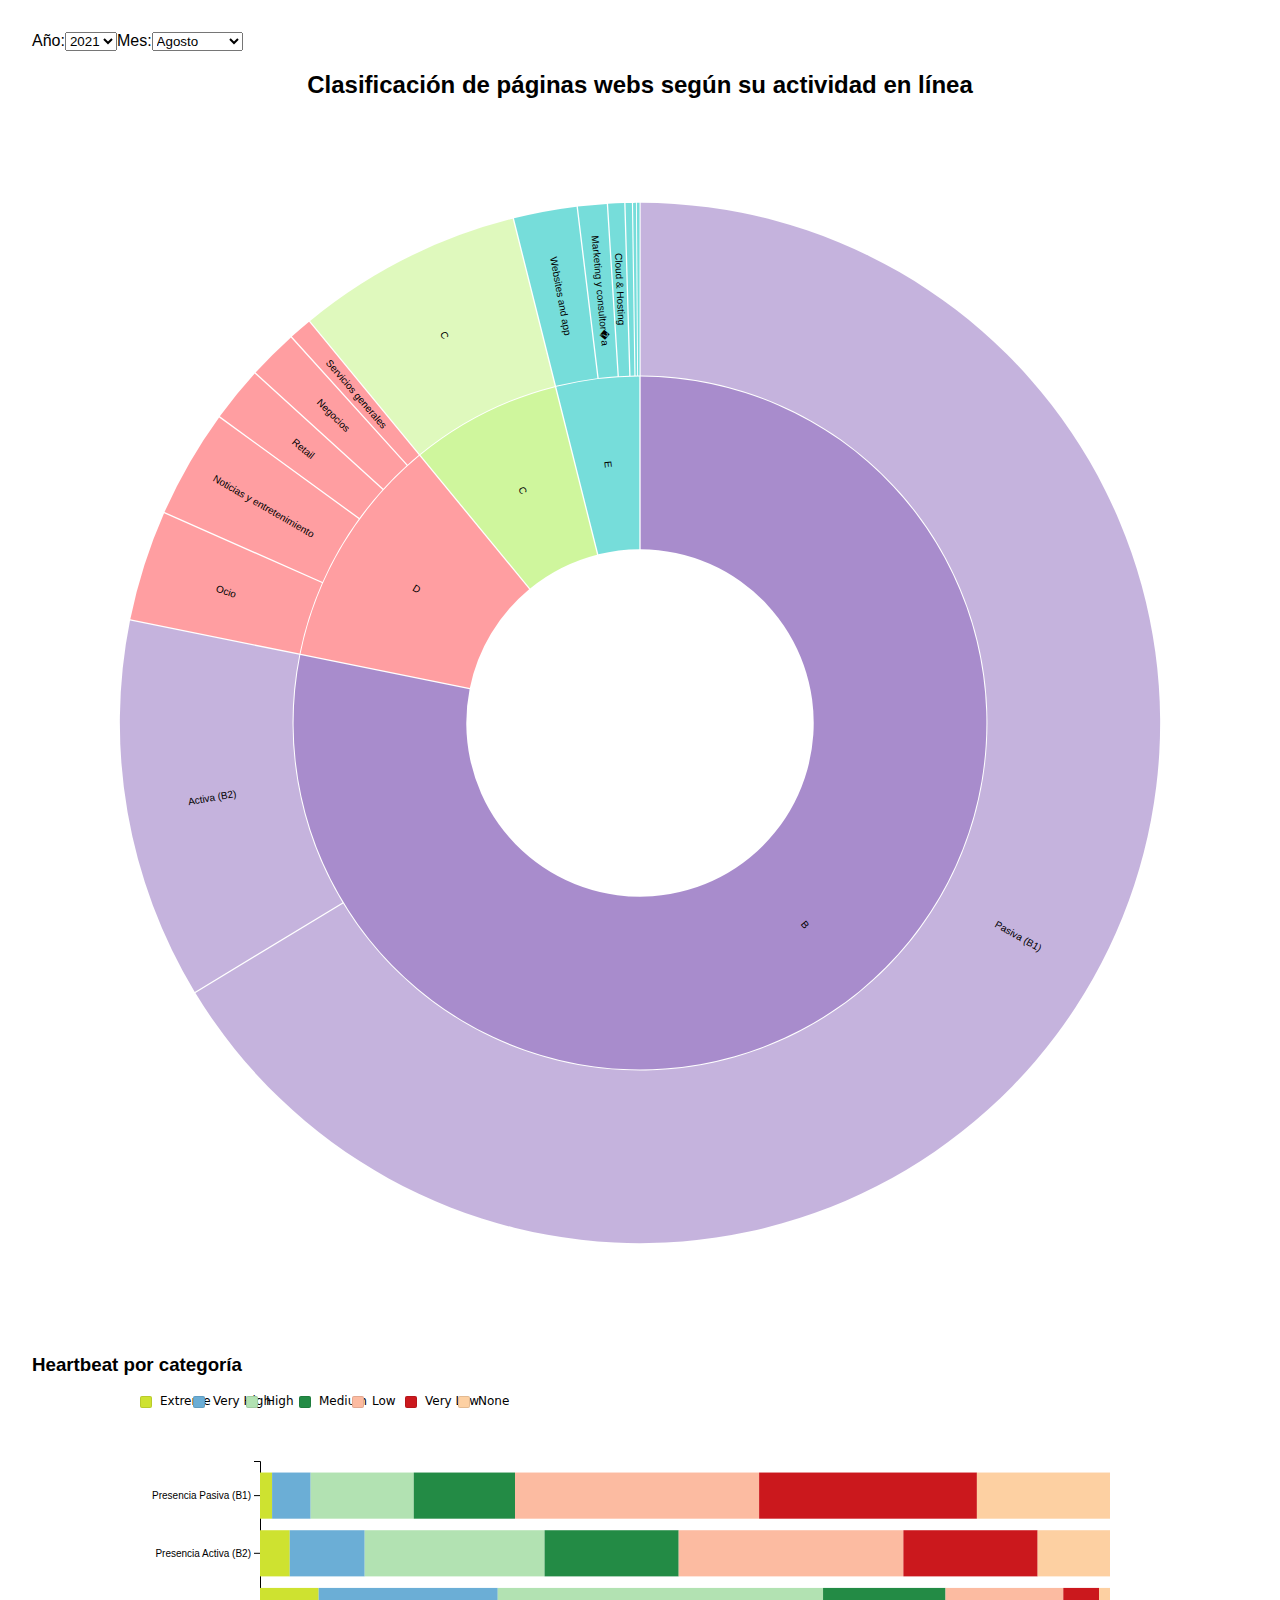
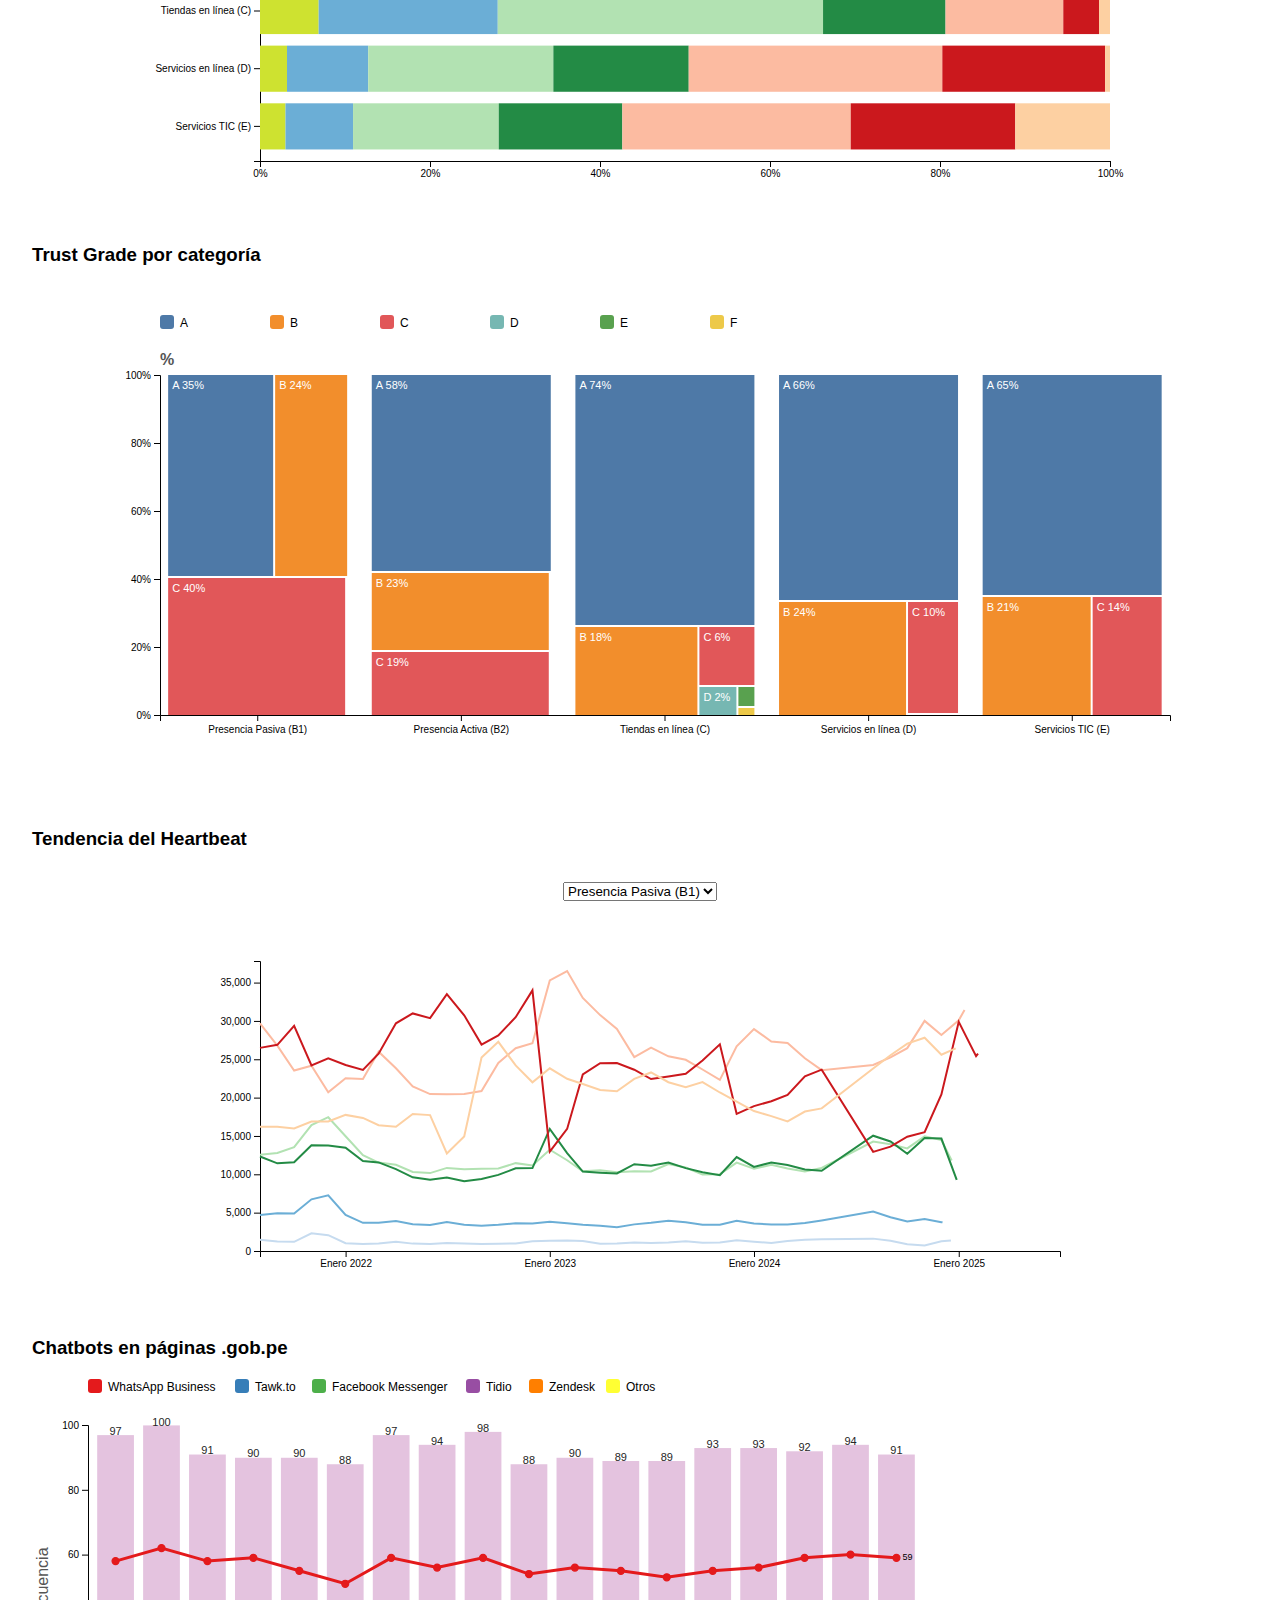
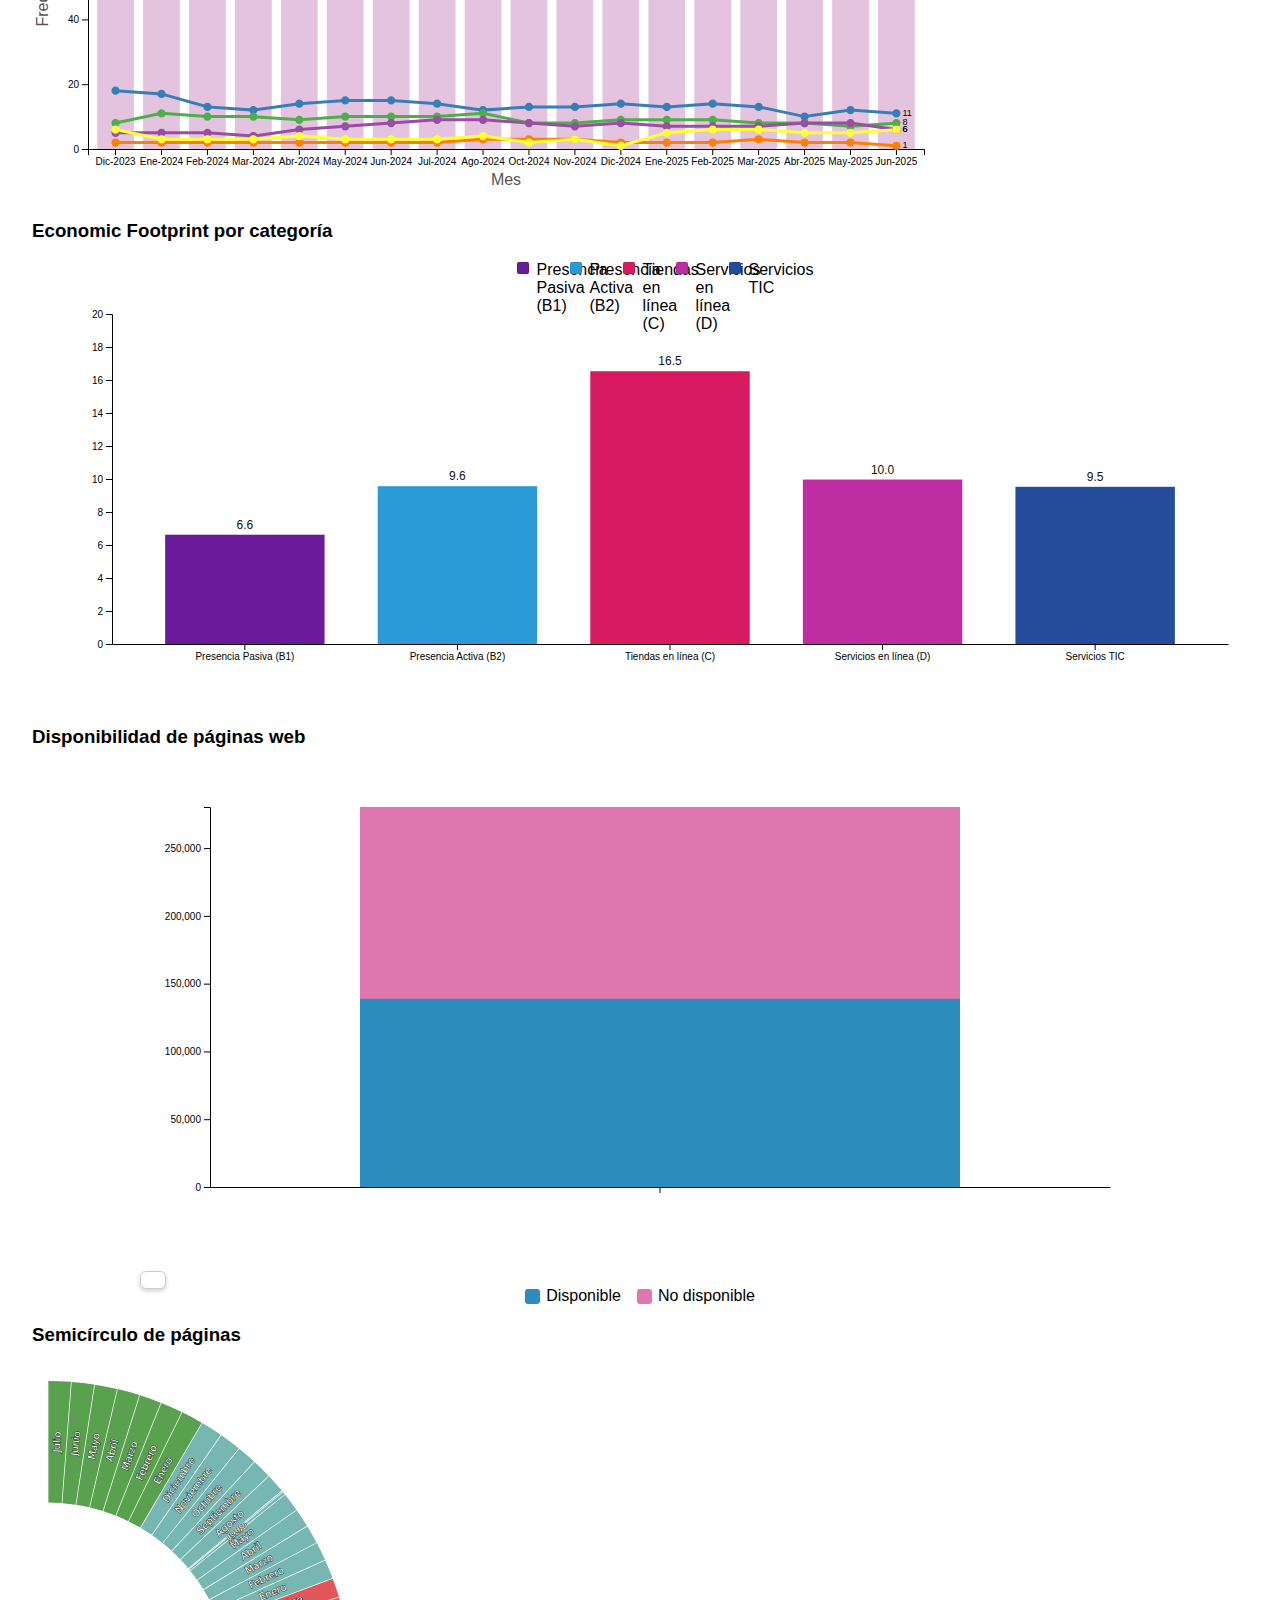
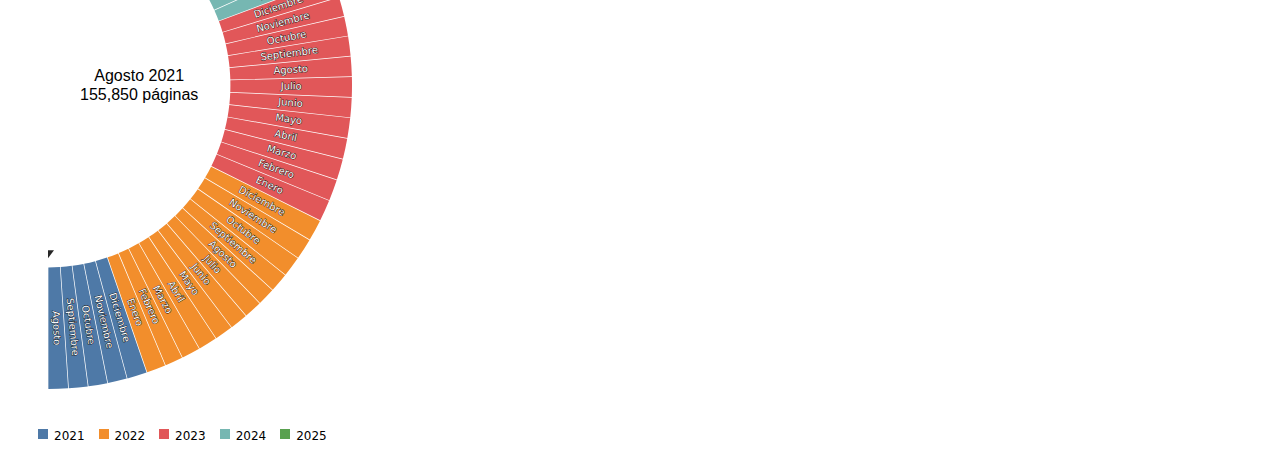
<file: index.html>
<!DOCTYPE html>
<html lang="es">
<head>
  <meta charset="UTF-8" />
  <meta name="viewport" content="width=device-width, initial-scale=1" />
  <title>Dashboard</title>
  <link rel="stylesheet" href="css/styles.css" />
</head>
<body>

  <!-- Filtro global -->
  <div id="global-filter-panel" class="global-filters"></div>

  <!-- DASHBOARD GRID -->
  <main class="dash-grid">

    <!-- Card grande izquierda -->
    <section class="card card-xl">
      <header class="card-hd">
        <h2>Clasificación de páginas webs según su actividad en línea</h2>
      </header>
      <div class="card-bd">
        <div id="sunburst-chart"></div>
      </div>
    </section>

    <!-- Cards pequeñas -->
    <section class="card">
      <header class="card-hd"><h3>Heartbeat por categoría</h3></header>
      <div class="card-bd">
        <div id="stacked-chart">
          <!-- placeholder usado por el script -->
          <div id="stacked-selector" style="text-align:center;margin-bottom:.75rem;"></div>
        </div>
      </div>
    </section>

    <section class="card">
      <header class="card-hd"><h3>Trust Grade por categoría</h3></header>
      <div class="card-bd"><div id="bar-treemap"></div></div>
    </section>

    <!-- <section class="card">
      <header class="card-hd"><h3>Servicios TIC: Software, Backup y Database</h3></header>
      <div class="card-bd"><div id="line-chart-container"></div></div>
    </section> -->

    <section class="card">
      <header class="card-hd"><h3>Tendencia del Heartbeat</h3></header>
      <div class="card-bd">
        <div id="linechart-categoria">
          <!-- placeholders usados por el script -->
          <div id="linechart-selector"></div>
          <div id="linechart-categoria-svg"></div>
        </div>
      </div>
    </section>

    <section class="card card-wide">
      <header class="card-hd"><h3>Chatbots en páginas .gob.pe</h3></header>
      <div class="card-bd"><div id="chatbot-chart"></div></div>
    </section>

    <section class="card">
      <header class="card-hd"><h3>Economic Footprint por categoría</h3></header>
      <div class="card-bd"><div id="footprint"></div></div>
    </section>

    <section class="card">
      <header class="card-hd"><h3>Disponibilidad de páginas web</h3></header>
      <div class="card-bd"><div id="bar-chart-container"></div></div>
    </section>

    <section class="card">
      <header class="card-hd"><h3>Semicírculo de páginas</h3></header>
      <div class="card-bd"><div id="semi-donut"></div></div>
    </section>

  </main>

  <!-- Scripts (orden correcto) -->
  <script src="lib/d3.min.js"></script>
  <script src="js/core/filterBus.js"></script>
  <script src="js/core/dateUtils.js"></script>
  <script src="js/core/availability.js"></script>
  <script src="js/core/globalFilters.js"></script>
  <script src="js/main.js"></script>

  <!-- Charts -->
  <!-- <script src="js/charts/stackedEqualWidth.js"></script> -->
  <script src="js/charts/sunburstChart.js"></script>
  <script src="js/charts/lineChartCategoria.js"></script>
  <script src="js/charts/barChart.js"></script>
  <script src="js/charts/chatbot.js"></script>
  <script src="js/charts/barTreemap.js"></script>
  <script src="js/charts/stackedChart.js"></script>
  <script src="js/charts/footprintBars.js"></script>
  <script src="js/charts/semiDonut.js"></script>
  <!-- <script src="js/charts/lineChart.js"></script> -->
</body>
</html>
</file>
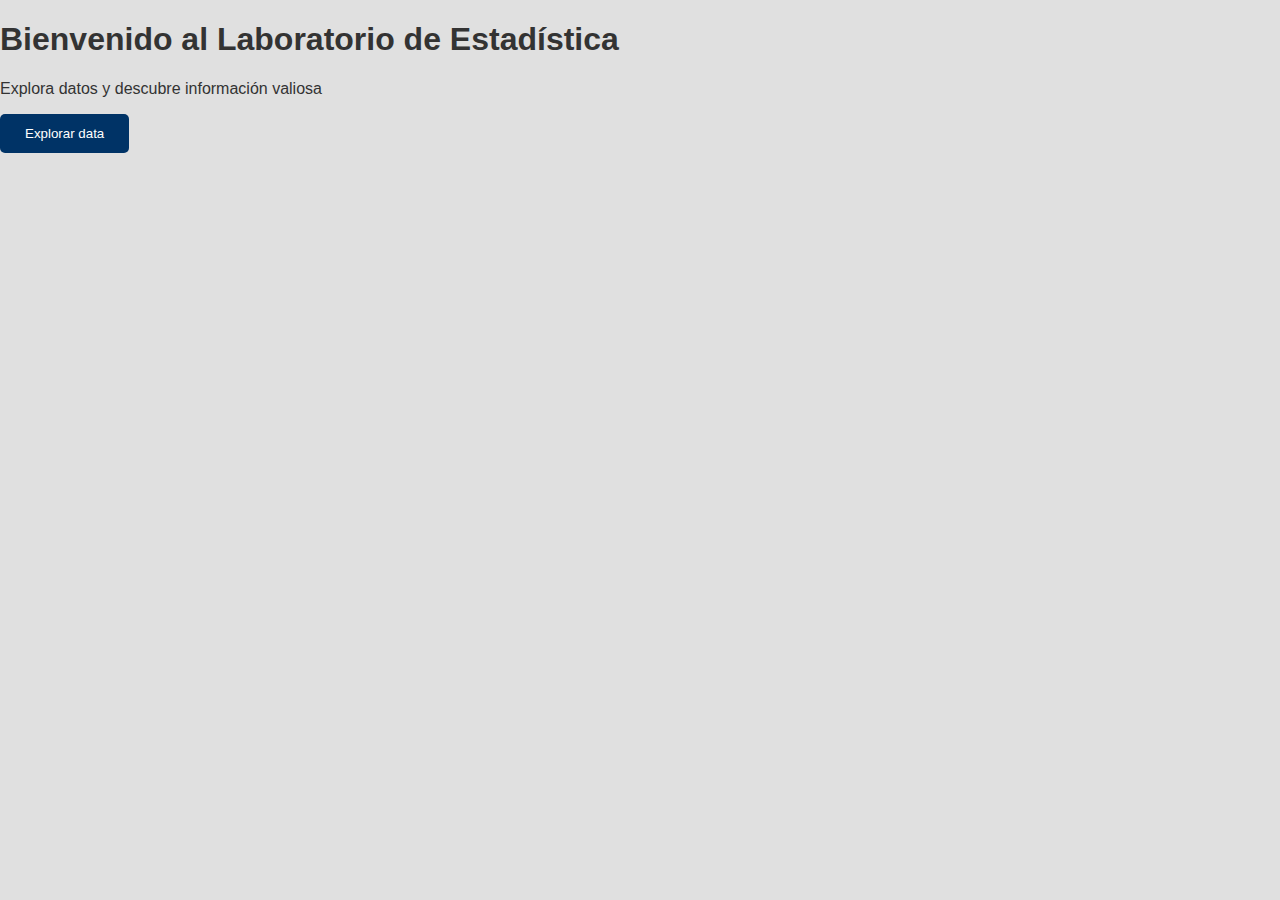
<file: intro.html>
<!DOCTYPE html>
<html lang="es">
<head>
    <meta charset="UTF-8">
    <meta name="viewport" content="width=device-width, initial-scale=1.0">
    <title>Bienvenida</title>
    <link rel="stylesheet" href="styles.css">
</head>
<body>

    <div id="intro">
        <h1>Bienvenido al Laboratorio de Estadística</h1>
        <p>Explora datos y descubre información valiosa</p>
        <button id="explorarBtn">Explorar data</button>
    </div>

    <script src="intro.js"></script> <!-- Ahora el JS está en un archivo separado -->
</body>
</html>
</file>
<file: css/styles.css>
/* === GLOBALES === */
body {
  font-family: sans-serif;
  margin: 0;
  padding: 2rem;
  background-color: #fff;
}

h2 {
  text-align: center;
  margin-bottom: 1rem;
}

.tooltip {
  position: absolute;
  background-color: white;
  border: 1px solid #ccc;
  border-radius: 6px;
  padding: 8px 12px;
  box-shadow: 0px 2px 4px rgba(0,0,0,0.2);
  font-size: 13px;
  pointer-events: none;
  opacity: 0.95;
}

/* === BARCHART === */
#bar-chart-container {
  width: 100%;
  max-width: 1000px;
  margin: auto;
  position: relative;
}

.legend {
  display: flex;
  justify-content: center;
  margin-top: 1rem;
  gap: 1rem;
  cursor: pointer;
}

.legend-item {
  display: flex;
  align-items: center;
  gap: 6px;
  transition: opacity 0.3s ease;
}

.legend-item span {
  width: 15px;
  height: 15px;
  display: inline-block;
  border-radius: 3px;
}

/* === LINECHART === */
#line-chart-container {
  width: 100%;
  max-width: 1000px;
  margin: auto;
  position: relative;
}

/* === STACKED CHART === */
#stacked-chart {
  width: 100%;
  max-width: 1000px;
  margin: 0 auto;
  text-align: center;
  position: relative;
}

#stacked-selector {
  text-align: center;
  margin-bottom: 1rem;
}

#stacked-selector select {
  margin: 0 0.5rem;
  padding: 4px 8px;
  font-size: 14px;
}


/* === LINECHART-CATEGORIA === */

#linechart-categoria {
  width: 100%;
  max-width: 1000px;
  margin: 2rem auto;
  text-align: center;
}

#linechart-svg-container {
  width: 100%;
  height: 400px;
  position: relative;
}
</file>
<file: styles.css>
/* Estilos globales */
body {
    font-family: 'Roboto', sans-serif;
    background-color: #e0e0e0; /* Fondo gris claro */
    margin: 0;
    padding: 0;
    color: #333;
}

/* Enlace de Google Fonts para la fuente Roboto */
@import url('https://fonts.googleapis.com/css2?family=Roboto:wght@400;500;700&display=swap');

/* Transición suave */
.fade-out {
    opacity: 0;
    pointer-events: none;
    transition: opacity 1s ease;
}

/* Animación de desvanecimiento para mostrar elementos */
.fade-in {
    opacity: 1;
    visibility: visible;
    transition: opacity 1s ease;
}

/* Barra de navegación */
header {
    background-color: #1f3a56; /* Azul más oscuro para la barra */
    color: white;
    padding: 20px 0;
    box-shadow: 0 4px 6px rgba(0, 0, 0, 0.3);
    text-align: center;
}

header .logo h1 {
    margin: 0;
    font-size: 2.5em;
    color: #ff7f50;
}

nav ul {
    list-style: none;
    padding: 0;
    margin: 0;
    display: flex;
    justify-content: center;
}

nav ul li {
    margin: 0 20px;
    padding: 10px 20px;
    border-radius: 10px;
    background-color: #003366;
    box-shadow: 0 6px 12px rgba(0, 0, 0, 0.2);
    transition: all 0.3s ease;
}

nav ul li a {
    display: block;
    padding: 15px;
    color: white;
    text-decoration: none;
    font-size: 1.2em;
    border-radius: 10px;
    text-align: center;
}

nav ul li:hover {
    background-color: #ff7f50;
    transform: scale(1.1);
    transition: all 0.3s ease;
}

nav ul li a:hover {
    color: white;
}

/* Sección bienvenida */
.bienvenida {
    text-align: center;
    margin-top: 50px;
    background-color: #ffffff;
    padding: 30px;
    border-radius: 8px;
    box-shadow: 0 4px 8px rgba(0, 0, 0, 0.1);
}

.bienvenida h2 {
    font-size: 2em;
    color: #003366;
}

.bienvenida p {
    font-size: 1.2em;
    color: #555;
}

button {
    padding: 12px 25px;
    background-color: #003366;
    color: white;
    border: none;
    cursor: pointer;
    border-radius: 5px;
    transition: background-color 0.3s ease, transform 0.2s ease;
}

button:hover {
    background-color: #ff7f50;
    transform: scale(1.05);
}

/* Sección de gráficos */
.grafico {
    margin-top: 50px;
    background-color: #f0f0f0;
    padding: 30px;
    border-radius: 8px;
    text-align: center;
}

/* Estilo de pie de página */
footer {
    background-color: #003366;
    color: white;
    padding: 15px;
    text-align: center;
    margin-top: 40px;
    box-shadow: 0 4px 8px rgba(0, 0, 0, 0.1); /* Agregada sombra */
}

/* Estilo de enfoque en los botones */
button:focus {
    outline: 3px solid #ff7f50; /* Línea de enfoque más visible */
}
</file>
